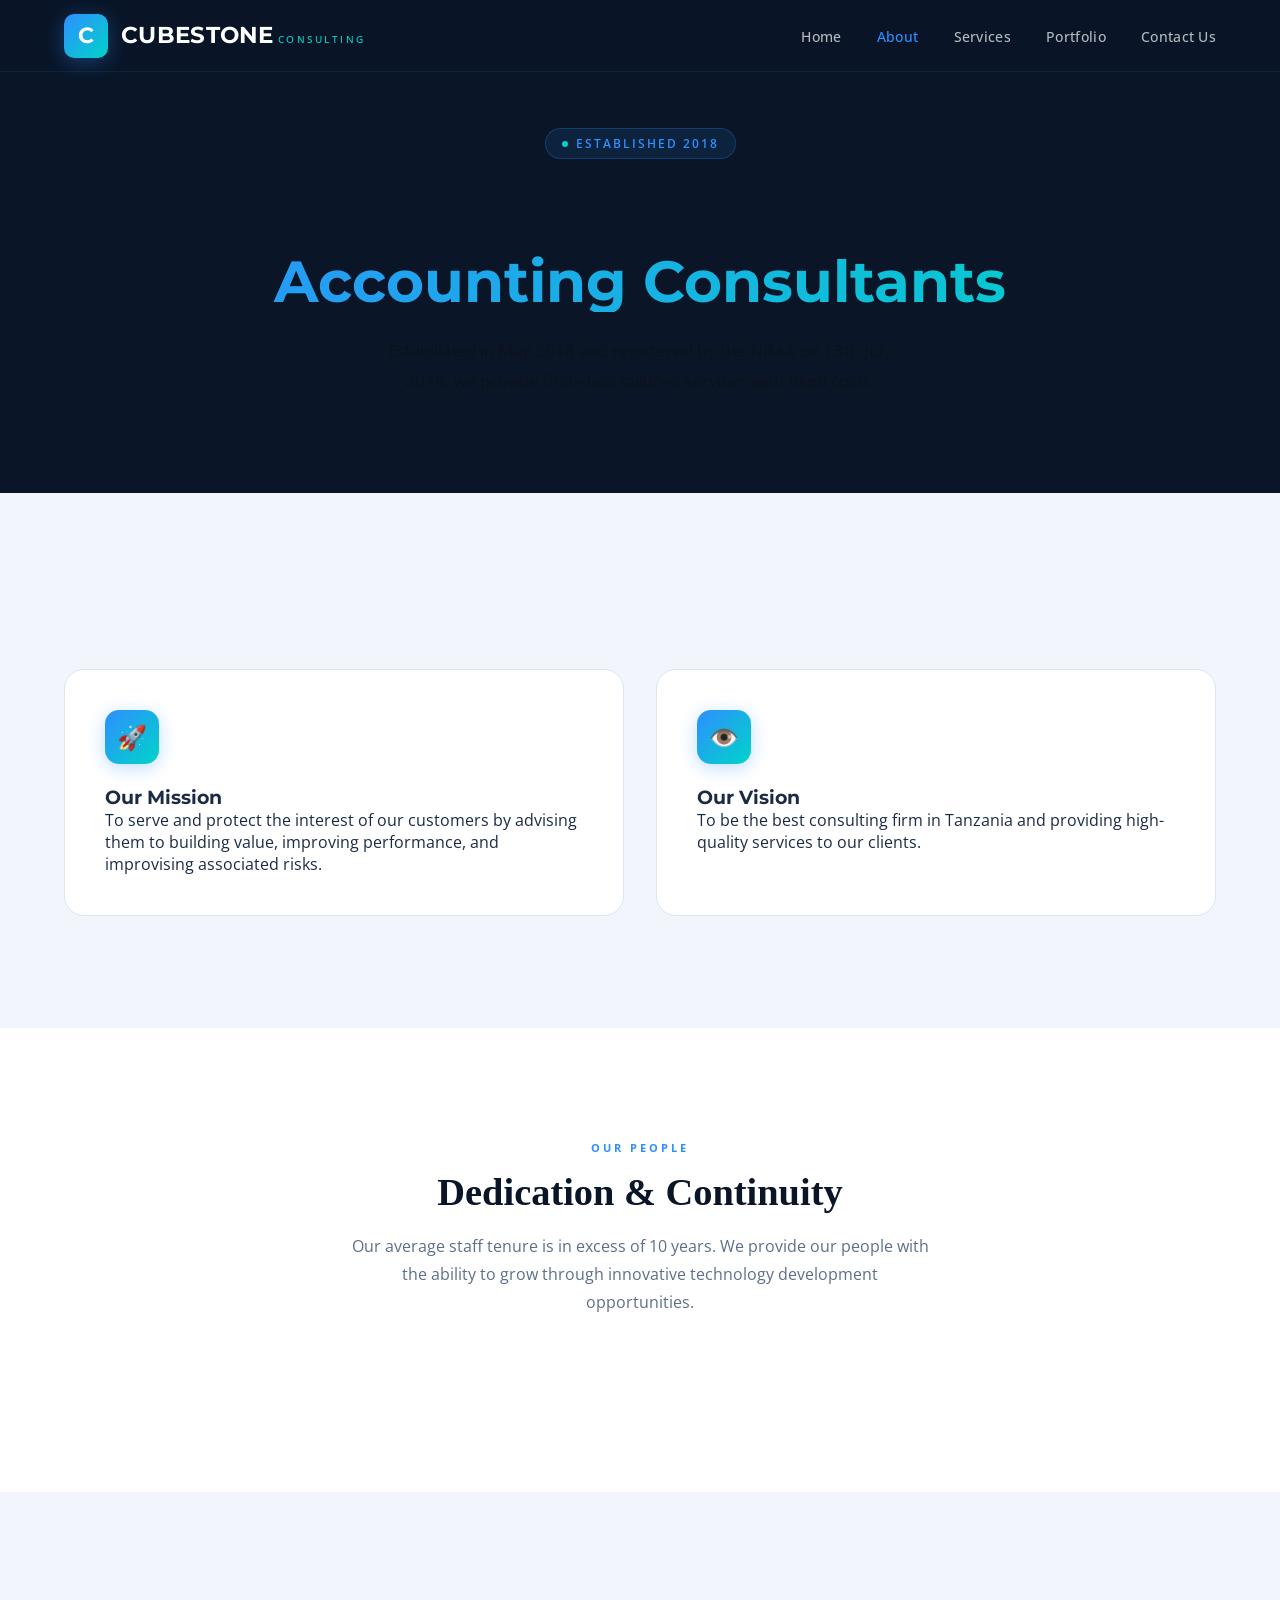
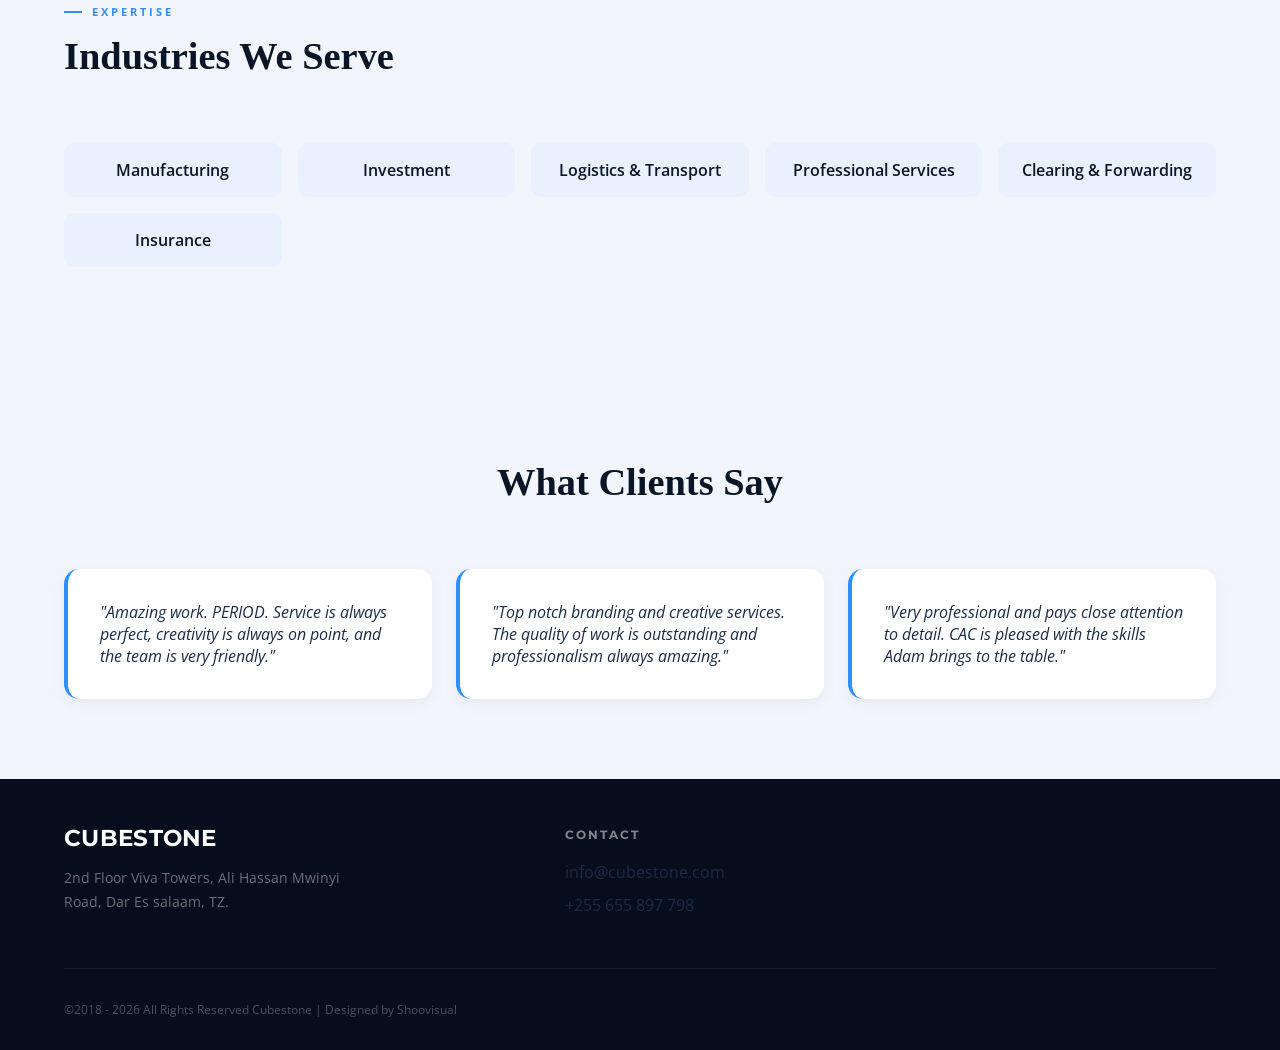
<file: about.html>
<!DOCTYPE html>
<html lang="en">
<head>
    <meta charset="UTF-8">
    <meta name="viewport" content="width=device-width, initial-scale=1.0">
    <title>About Us | Cubestone Consulting · IT & Accounting Tanzania</title>
    <link href="https://fonts.googleapis.com/css2?family=Montserrat:wght@400;700&family=Open+Sans:wght@400;600&display=swap" rel="stylesheet">
    <link rel="stylesheet" href="styles.css">
    <style>
        /* Specific styles for the About page layout */
        .about-hero {
            background: var(--navy);
            padding: 8rem 5% 4rem;
            text-align: center;
            color: white;
            position: relative;
            overflow: hidden;
        }
        .mission-vision-grid {
            display: grid;
            grid-template-columns: repeat(auto-fit, minmax(300px, 1fr));
            gap: 2rem;
            margin-top: 4rem;
        }
        .content-card {
            background: white;
            padding: 2.5rem;
            border-radius: 20px;
            border: 1px solid var(--border);
            transition: transform 0.3s;
        }
        .content-card:hover { transform: translateY(-5px); }
        .industry-list {
            display: grid;
            grid-template-columns: repeat(auto-fit, minmax(180px, 1fr));
            gap: 1rem;
            margin-top: 2rem;
        }
        .industry-item {
            background: var(--light-blue);
            padding: 1rem;
            border-radius: 10px;
            text-align: center;
            font-weight: 600;
            color: var(--navy);
        }
        .testimonial-grid {
            display: grid;
            grid-template-columns: repeat(auto-fit, minmax(300px, 1fr));
            gap: 1.5rem;
            margin-top: 3rem;
        }
        .testi-card {
            background: #fff;
            padding: 2rem;
            border-radius: 15px;
            border-left: 4px solid var(--electric);
            box-shadow: 0 5px 15px rgba(0,0,0,0.05);
            font-style: italic;
        }
    </style>
</head>
<body>

<nav id="main-nav">
  <a class="logo" href="index.html">
    <div class="logo-mark">C</div>
    <div class="logo-text">
        <span class="logo-name">CUBESTONE</span>
        <span class="logo-sub">CONSULTING</span>
    </div>
  </a>
  <ul class="nav-links">
    <li><a href="index.html">Home</a></li>
    <li><a href="about.html" class="active">About</a></li>
    <li><a href="index.html#services">Services</a></li>
    <li><a href="index.html#portfolio">Portfolio</a></li>
    <li><a href="index.html#contact">Contact Us</a></li>
  </ul>
</nav>

<section class="about-hero">
    <div class="hero-badge"><i></i>ESTABLISHED 2018</div>
    <h1 class="hero-title">We are IT and <strong>Accounting Consultants</strong></h1>
    <p class="hero-desc" style="margin: 0 auto 2rem;">Established in May 2018 and registered by the NBAA on 13th July 2018, we provide first-class tailored services with fixed costs.</p>
</section>

<section class="content-section">
    <div class="mission-vision-grid">
        <div class="content-card">
            <span class="svc-ico">🚀</span>
            <h3>Our Mission</h3>
            <p>To serve and protect the interest of our customers by advising them to building value, improving performance, and improvising associated risks.</p>
        </div>
        <div class="content-card">
            <span class="svc-ico">👁️</span>
            <h3>Our Vision</h3>
            <p>To be the best consulting firm in Tanzania and providing high-quality services to our clients.</p>
        </div>
    </div>
</section>

<section id="why" style="background: white;">
    <div class="why-wrap">
        <div class="section-header centered">
            <span class="section-label">Our People</span>
            <h2 class="section-title">Dedication & Continuity</h2>
            <p class="section-sub">Our average staff tenure is in excess of 10 years. We provide our people with the ability to grow through innovative technology development opportunities.</p>
        </div>
    </div>
</section>

<section class="content-section">
    <div class="section-header">
        <span class="section-label">Expertise</span>
        <h2 class="section-title">Industries We Serve</h2>
    </div>
    <div class="industry-list">
        <div class="industry-item">Manufacturing</div>
        <div class="industry-item">Investment</div>
        <div class="industry-item">Logistics & Transport</div>
        <div class="industry-item">Professional Services</div>
        <div class="industry-item">Clearing & Forwarding</div>
        <div class="industry-item">Insurance</div>
    </div>
</section>

<section id="testimonials" style="background: var(--off-white); padding: 5rem 5%;">
    <div class="section-header centered">
        <h2 class="section-title">What Clients Say</h2>
    </div>
    <div class="testimonial-grid">
        <div class="testi-card">
            "Amazing work. PERIOD. Service is always perfect, creativity is always on point, and the team is very friendly."
        </div>
        <div class="testi-card">
            "Top notch branding and creative services. The quality of work is outstanding and professionalism always amazing."
        </div>
        <div class="testi-card">
            "Very professional and pays close attention to detail. CAC is pleased with the skills Adam brings to the table."
        </div>
    </div>
</section>

<footer>
    <div class="footer-inner">
        <div class="footer-top">
            <div class="footer-brand">
                <a class="logo" href="#">
                    <span class="logo-name">CUBESTONE</span>
                </a>
                <p>2nd Floor Viva Towers, Ali Hassan Mwinyi Road, Dar Es salaam, TZ.</p>
            </div>
            <div class="footer-col">
                <h4>Contact</h4>
                <ul>
                    <li>info@cubestone.com</li>
                    <li>+255 655 897 798</li>
                </ul>
            </div>
        </div>
        <div class="footer-bottom">
            <p>©2018 - 2026 All Rights Reserved Cubestone | Designed by Shoovisual</p>
        </div>
    </div>
</footer>

</body>
</html>
</file>
<file: styles.css>
:root {
  /* Define new font variables for a modern and professional look */
  --font-heading: 'Montserrat', sans-serif; /* Using Montserrat for headings, ensure bold weight */
  --font-body: 'Open Sans', sans-serif; /* A clean, readable sans-serif for body */
  --navy: #0a1628;
  --navy-mid: #0f2040;
  --navy-card: #0d1a35;
  --blue: #1a3a6e;
  --electric: #2e8fff;
  --teal: #00d4c8;
  --gold: #d4a843;
  --white: #ffffff;
  --off-white: #f2f5fb;
  --light-blue: #e8f1fd;
  --text: #1c2b45;
  --muted: #5d6f8a;
  --border: #dde4f0;
  --card-bg: #f8faff;
  --glow: rgba(46,143,255,0.18);
}
 
* { margin: 0; padding: 0; box-sizing: border-box; }
html { scroll-behavior: smooth; }
body {
  font-family: var(--font-body); /* Apply the new body font */
  color: var(--text);
  background: var(--off-white);
  overflow-x: hidden;
}
 
/* ─── NAV ─── */
nav {
  position: fixed; top: 0; left: 0; right: 0; z-index: 1000;
  background: rgba(10, 22, 40, 0.96);
  backdrop-filter: blur(20px);
  -webkit-backdrop-filter: blur(20px);
  border-bottom: 1px solid rgba(46,143,255,0.12);
  padding: 0 5%;
  display: flex; align-items: center; justify-content: space-between;
  height: 72px;
  transition: background 0.3s;
}
.logo { display: flex; align-items: center; gap: 13px; text-decoration: none; }
.logo-mark {
  width: 44px; height: 44px;
  background: linear-gradient(135deg, var(--electric), var(--teal));
  border-radius: 10px;
  display: grid; place-items: center;
  font-family: var(--font-heading); /* Changed */
  font-size: 22px; font-weight: 700; color: white;
  box-shadow: 0 4px 20px rgba(46,143,255,0.35);
  flex-shrink: 0;
}
.logo-name { font-family: var(--font-heading); font-size: 1.45rem; font-weight: 700; color: white; letter-spacing: 0.3px; line-height: 1; } /* Changed */
.logo-sub { font-size: 0.6rem; color: var(--teal); letter-spacing: 2.5px; text-transform: uppercase; font-weight: 500; margin-top: 2px; }
 
/* Apply the new heading font to all relevant elements */
h1, h2, h3, h4, h5, h6,
.logo-mark,
.logo-name,
.hero-title,
.stat-n,
.section-title,
.av-main h3,
.float-n,
.about-text h2,
.about-pill strong,
.val-card h3,
.svc-card h3,
.p-name,
.s-name,
.cta-banner h2,
.ccb-n,
.why-card h3 {
  font-family: var(--font-heading); /* Apply the new heading font */
  font-weight: 700; /* Ensure headings are bold */
}

/* Ensure other elements that previously used 'Outfit' or 'Cormorant Garamond' now use the new body font or heading font as appropriate */
/* This block ensures consistency and overrides previous specific font-family declarations */

.nav-links { display: flex; gap: 2.2rem; list-style: none; align-items: center; }
.nav-links a { color: rgba(255,255,255,0.7); text-decoration: none; font-size: 0.875rem; font-weight: 500; letter-spacing: 0.3px; transition: color 0.2s; }
.nav-links a:hover, .nav-links a.active { color: var(--electric); }
.nav-cta {
  background: linear-gradient(135deg, var(--electric), var(--teal)) !important;
  color: white !important; padding: 0.5rem 1.4rem !important;
  border-radius: 8px; font-weight: 600 !important;
  box-shadow: 0 4px 16px rgba(46,143,255,0.3);
  transition: transform 0.2s, box-shadow 0.2s !important;
}
.nav-cta:hover { transform: translateY(-1px); box-shadow: 0 6px 20px rgba(46,143,255,0.45) !important; }
 
.hamburger { display: none; flex-direction: column; gap: 5px; cursor: pointer; padding: 4px; }
.hamburger span { width: 24px; height: 2px; background: white; border-radius: 2px; transition: 0.3s; }
 
/* ─── HERO ─── */
#home {
  min-height: 100vh;
  background: #faf3f3;
  display: flex; align-items: center;
  position: relative; overflow: hidden;
  padding-top: 72px;
}
.hero-bg {
  position: absolute; inset: 0;
  background:
    radial-gradient(ellipse 80% 60% at 70% 30%, rgba(46,143,255,0.1) 0%, transparent 60%),
    radial-gradient(ellipse 50% 50% at 20% 80%, rgba(0,212,200,0.06) 0%, transparent 55%);
}
.hero-grid {
  position: absolute; inset: 0;
  background-image: linear-gradient(rgba(46,143,255,0.05) 1px, transparent 1px),
    linear-gradient(90deg, rgba(46,143,255,0.05) 1px, transparent 1px);
  background-size: 64px 64px;
}
/* Geometric accents */
.hex1, .hex2, .hex3 { position: absolute; border-radius: 50%; border: 1px solid rgba(46,143,255,0.12); }
.hex1 { width: 480px; height: 480px; top: -5%; right: 5%; animation: spin 40s linear infinite; }
.hex2 { width: 280px; height: 280px; top: 10%; right: 18%; opacity: 0.5; animation: spin 28s linear infinite reverse; }
.hex3 { width: 140px; height: 140px; top: 22%; right: 27%; opacity: 0.3; }
.corner-accent {
  position: absolute; bottom: 8%; left: 5%;
  width: 200px; height: 200px;
  border: 1px solid rgba(0,212,200,0.15);
  transform: rotate(45deg); border-radius: 16px;
  opacity: 0.5;
}
@keyframes spin { from { transform: rotate(0deg); } to { transform: rotate(360deg); } }
@keyframes pulse-glow { 0%,100% { opacity: 1; } 50% { opacity: 0.4; } }
@keyframes float { 0%,100% { transform: translateY(0); } 50% { transform: translateY(-12px); } }
@keyframes fadeUp { from { opacity: 0; transform: translateY(36px); } to { opacity: 1; transform: translateY(0); } }
@keyframes slideIn { from { opacity: 0; transform: translateX(40px); } to { opacity: 1; transform: translateX(0); } }
@keyframes countUp { from { opacity: 0; } to { opacity: 1; } }
 
.hero-wrap {
  position: relative; z-index: 2;
  width: 100%; max-width: 1260px; margin: 0 auto;
  padding: 0 5%;
  display: grid; grid-template-columns: 1.1fr 0.9fr;
  gap: 5rem; align-items: center;
}
.hero-badge {
  display: inline-flex; align-items: center; gap: 8px;
  background: rgba(46,143,255,0.1); border: 1px solid rgba(46,143,255,0.25);
  color: var(--electric); font-size: 0.72rem; font-weight: 600;
  letter-spacing: 2px; text-transform: uppercase;
  padding: 7px 16px; border-radius: 30px; margin-bottom: 1.8rem;
  animation: fadeUp 0.8s ease both;
}
.hero-badge i { width: 6px; height: 6px; background: var(--teal); border-radius: 50%; animation: pulse-glow 2s infinite; display: inline-block; }
 
.hero-title {
  font-family: var(--font-heading); /* Changed */
  font-size: clamp(2.8rem, 4.5vw, 4.2rem); /* No font size change here */
  font-weight: 700; line-height: 1.08; color: var(--navy);
  margin-bottom: 1.5rem;
  animation: fadeUp 0.8s ease 0.1s both;
}
.hero-title em { font-style: normal; color: var(--electric); }
.hero-title strong { font-style: normal; display: block; background: linear-gradient(90deg, var(--electric), var(--teal)); -webkit-background-clip: text; -webkit-text-fill-color: transparent; background-clip: text; }
 
.hero-desc {
  color: rgba(16, 16, 16, 0.62); font-size: 1.05rem; line-height: 1.8;
  margin-bottom: 2.5rem; max-width: 540px;
  animation: fadeUp 0.8s ease 0.2s both;
}
.hero-btns { display: flex; gap: 1rem; flex-wrap: wrap; animation: fadeUp 0.8s ease 0.3s both; }
.btn-primary {
  background: linear-gradient(135deg, var(--electric), var(--teal));
  color: white; text-decoration: none;
  padding: 0.9rem 2.2rem; border-radius: 10px;
  font-weight: 600; font-size: 0.9rem; cursor: pointer; border: none;
  transition: transform 0.2s, box-shadow 0.2s;
  box-shadow: 0 6px 24px rgba(46,143,255,0.35);
}
.btn-primary:hover { transform: translateY(-2px); box-shadow: 0 10px 32px rgba(46,143,255,0.5); }
.btn-outline {
  border: 1.5px solid rgba(255,255,255,0.22);
  color: rgba(255,255,255,0.8); text-decoration: none;
  padding: 0.9rem 2.2rem; border-radius: 10px;
  font-weight: 500; font-size: 0.9rem; cursor: pointer; background: transparent;
  transition: border-color 0.2s, color 0.2s;
}
.btn-outline:hover { border-color: var(--electric); color: var(--electric); }
 
/* Hero right: stats card */
.hero-right { animation: slideIn 0.9s ease 0.2s both; }
.stats-card {
  background: rgba(255,255,255,0.04);
  border: 1px solid rgba(46,143,255,0.18);
  border-radius: 20px; padding: 2.5rem;
  backdrop-filter: blur(10px);
  position: relative; overflow: hidden;
}
.stats-card::before {
  content: '';
  position: absolute; top: 0; left: 0; right: 0; height: 2px;
  background: linear-gradient(90deg, var(--electric), var(--teal));
}
.stats-grid { display: grid; grid-template-columns: 1fr 1fr; gap: 2rem; }
.stat { text-align: center; }
.stat-n {
  font-family: var(--font-heading);
  font-size: 2.6rem; font-weight: 700; color: var(--electric);
  display: block; line-height: 1;
}
.stat-l { font-size: 0.72rem; color: rgba(255,255,255,0.45); letter-spacing: 1.5px; text-transform: uppercase; margin-top: 6px; }
.stats-divider { border: none; border-top: 1px solid rgba(46,143,255,0.12); margin: 1.5rem 0; }
.hero-certif {
  display: flex; gap: 0.75rem; flex-wrap: wrap; justify-content: center;
}
.cert-chip {
  background: rgba(46,143,255,0.1); border: 1px solid rgba(46,143,255,0.2);
  color: var(--teal); font-size: 0.7rem; font-weight: 600;
  padding: 5px 12px; border-radius: 20px; letter-spacing: 0.5px;
}
 
/* ─── SECTION BASE ─── */
section { padding: 7rem 5%; }
.section-label {
  font-size: 0.7rem; font-weight: 700; letter-spacing: 3px; text-transform: uppercase;
  color: var(--electric); margin-bottom: 0.9rem; display: block;
  position: relative; padding-left: 28px;
}
.section-label::before {
  content: '';
  position: absolute; left: 0; top: 50%;
  width: 18px; height: 1.5px; background: var(--electric);
}
.section-title { font-family: 'Cormorant Garamond', serif; font-size: clamp(2rem, 3vw, 2.9rem); font-weight: 700; color: var(--navy); line-height: 1.2; }
.section-title.light { color: rgb(46, 46, 46); }
.section-sub { color: var(--muted); font-size: 1rem; line-height: 1.75; margin-top: 1rem; max-width: 580px; }
.section-sub.light { color: rgba(48, 48, 48, 0.55); }
.section-header { margin-bottom: 4rem; }
.section-header.centered { text-align: center; }
.section-header.centered .section-label { padding-left: 0; display: flex; align-items: center; justify-content: center; gap: 10px; }
.section-header.centered .section-label::before { display: none; }
.section-header.centered .section-sub { margin-left: auto; margin-right: auto; } /* No font change here */
 
/* ─── MARQUEE STRIP ─── */
.marquee-strip {
  background: var(--navy-mid);
  padding: 1rem 0; overflow: hidden; white-space: nowrap;
  border-top: 1px solid rgba(46,143,255,0.1);
  border-bottom: 1px solid rgba(46,143,255,0.1);
}
.marquee-inner { display: inline-flex; gap: 3rem; animation: marquee 22s linear infinite; }
@keyframes marquee { from { transform: translateX(0); } to { transform: translateX(-50%); } }
.marquee-item { font-size: 0.75rem; font-weight: 600; letter-spacing: 2px; text-transform: uppercase; color: rgba(255,255,255,0.4); display: flex; align-items: center; gap: 0.75rem; }
.marquee-item::before { content: '◆'; color: var(--electric); font-size: 0.55rem; }
 
/* ─── ABOUT ─── */
#about { background: var(--off-white); }
.about-wrap { display: grid; grid-template-columns: 1fr 1fr; gap: 6rem; align-items: center; max-width: 1200px; margin: 0 auto; }
 
.about-visual-stack { position: relative; }
.av-main {
  background: var(--navy);
  border-radius: 20px; padding: 3rem; color: white;
  position: relative; overflow: hidden;
}
.av-main::after {
  content: '';
  position: absolute; inset: 0;
  background: radial-gradient(ellipse at top right, rgba(46,143,255,0.15), transparent 60%);
  pointer-events: none;
}
.av-tag {
  display: inline-flex; align-items: center; gap: 6px;
  background: rgba(0,212,200,0.1); border: 1px solid rgba(0,212,200,0.25);
  color: var(--teal); font-size: 0.7rem; font-weight: 700; letter-spacing: 1.5px; text-transform: uppercase;
  padding: 5px 12px; border-radius: 6px; margin-bottom: 1.5rem;
}
.av-main h3 { font-family: var(--font-heading); font-size: 1.7rem; font-weight: 700; line-height: 1.25; margin-bottom: 1rem; } /* Changed */
.av-main p { color: rgba(255,255,255,0.65); font-size: 0.9rem; line-height: 1.75; }
.av-float {
  position: absolute; bottom: -1.75rem; right: -1.75rem;
  background: white; border-radius: 12px; padding: 1rem 1.25rem;
  box-shadow: 0 2px 12px rgba(10,22,40,0.06);
  display: flex; align-items: center; gap: 1rem;
  border: 1px solid var(--border); /* No font change here */
}
.float-ico {
  width: 48px; height: 48px;
  background: linear-gradient(135deg, var(--electric), var(--teal));
  border-radius: 12px; display: grid; place-items: center;
  font-size: 1.3rem; flex-shrink: 0;
}
.float-n { font-size: 1.5rem; font-weight: 700; color: var(--navy); display: block; line-height: 1.2; }
.float-l { font-family: var(--font-body); font-size: 0.75rem; color: var(--muted); margin-top: 2px; display: block; }
 
.about-text .section-label { margin-top: 0; }
.about-text h2 { font-size: 2rem; font-weight: 700; color: var(--navy); margin-bottom: 1.25rem; }
.about-text p { color: var(--muted); line-height: 1.85; font-size: 0.95rem; margin-bottom: 1rem; }
.about-pills { display: flex; gap: 1rem; flex-wrap: wrap; margin-top: 2rem; }
.about-pill {
  display: flex; flex-direction: column; align-items: flex-start;
  background: white; border: 1px solid var(--border);
  border-radius: 12px; padding: 1rem 1.25rem;
  box-shadow: 0 2px 12px rgba(10,22,40,0.06);
}
.about-pill strong { font-size: 1.5rem; font-weight: 700; color: var(--navy); line-height: 1.2; }
.about-pill span { font-family: var(--font-body); font-size: 0.75rem; color: var(--muted); margin-top: 2px; }
 
/* ─── VALUES ─── */
#values { background: white; }
.values-wrap { max-width: 1200px; margin: 0 auto; }
.values-grid { display: grid; grid-template-columns: repeat(auto-fit, minmax(200px, 1fr)); gap: 1.25rem; }
.val-card {
  border: 1px solid var(--border);
  border-radius: 16px; padding: 2rem 1.75rem;
  background: var(--card-bg);
  position: relative; overflow: hidden;
  transition: transform 0.3s, box-shadow 0.3s, border-color 0.3s;
  cursor: default;
}
.val-card::before { /* No font change here */
  content: '';
  position: absolute; top: 0; left: 0; right: 0; height: 2.5px;
  background: linear-gradient(90deg, var(--electric), var(--teal));
  transform: scaleX(0); transform-origin: left; transition: transform 0.35s;
}
.val-card:hover { transform: translateY(-5px); box-shadow: 0 18px 48px rgba(10,22,40,0.1); border-color: rgba(46,143,255,0.3); }
.val-card:hover::before { transform: scaleX(1); }
.val-icon { font-size: 2rem; margin-bottom: 1.1rem; display: block; line-height: 1; }
.val-card h3 { font-size: 1.15rem; font-weight: 700; color: var(--navy); margin-bottom: 0.7rem; }
.val-card p { font-size: 0.855rem; color: var(--muted); line-height: 1.7; }
 
/* ─── SERVICES ─── */

/* ─── SERVICE CARD BACKGROUND IMAGES ─── */
.svc-card.has-bg {
  background-size: cover !important;
  background-position: center !important;
  background-repeat: no-repeat !important;
  position: relative;
}
.svc-card.has-bg::before {
  content: '';
  position: absolute; inset: 0;
  background: linear-gradient(160deg, rgba(10,22,40,0.82) 0%, rgba(10,22,40,0.65) 100%);
  border-radius: 18px;
  z-index: 0;
}
.svc-card.has-bg > * { position: relative; z-index: 1; }

#services { background: var(--off-white); position: relative; overflow: hidden; }
#services::before {
  content: '';
  position: absolute; top: -200px; right: -200px;
  width: 600px; height: 600px;
  background: radial-gradient(ellipse, var(--glow), transparent 65%);
  border-radius: 50%;
}
.services-wrap { max-width: 1200px; margin: 0 auto; position: relative; z-index: 1; }
.services-grid { display: grid; grid-template-columns: repeat(auto-fit, minmax(300px, 1fr)); gap: 1.25rem; }
.svc-card {
  background: var(--white);
  border: 1px solid var(--border);
  border-radius: 18px; padding: 2rem;
  transition: background 0.3s, border-color 0.3s, transform 0.3s;
  cursor: default; position: relative; overflow: hidden;
}
.svc-card::after {
  content: '';
  position: absolute; bottom: 0; right: 0;
  width: 80px; height: 80px;
  background: radial-gradient(circle, var(--glow), transparent 70%);
  border-radius: 50%;
  transition: transform 0.3s;
}
.svc-card:hover { background: rgba(46,143,255,0.07); border-color: rgba(46,143,255,0.35); transform: translateY(-4px); }
.svc-card:hover::after { transform: scale(2); }
.svc-ico {
  width: 54px; height: 54px;
  background: linear-gradient(135deg, var(--electric), var(--teal));
  border-radius: 14px; display: grid; place-items: center;
  font-size: 1.5rem; margin-bottom: 1.4rem;
  box-shadow: 0 4px 18px rgba(46,143,255,0.3);
}
.svc-card h3 { font-family: var(--font-heading); font-size: 1.2rem; font-weight: 700; color: var(--navy); margin-bottom: 0.7rem; } /* Changed */
.svc-card p { font-size: 0.85rem; color: var(--muted); line-height: 1.7; }
.svc-tags { display: flex; flex-wrap: wrap; gap: 0.4rem; margin-top: 1.25rem; }
.svc-tag {
  background: rgba(46,143,255,0.1); border: 1px solid rgba(46,143,255,0.2);
  color: var(--teal); font-size: 0.68rem; font-weight: 600;
  padding: 3px 10px; border-radius: 20px;
}
 
/* ─── TEAM ─── */
#team { background: var(--off-white); }
.team-wrap { max-width: 1200px; margin: 0 auto; }
.tab-switcher {
  display: flex; background: white; border: 1px solid var(--border);
  border-radius: 12px; overflow: hidden; max-width: 620px; margin: 0 auto 3.5rem;
}
.tab-btn {
  flex: 1; padding: 0.9rem 1rem;
  background: transparent; border: none; cursor: pointer;
  font-family: 'Outfit', sans-serif; font-size: 0.875rem; font-weight: 600;
  color: var(--muted); transition: background 0.25s, color 0.25s; /* Font-family here is 'Outfit', which is now var(--font-heading) */
  border-right: 1px solid var(--border);
}
.tab-btn:last-child { border-right: none; }
.tab-btn.active { background: var(--navy); color: white; }
.tab-btn:hover:not(.active) { background: var(--light-blue); color: var(--navy); }
 
.tab-pane { display: none; }
.tab-pane.active { display: block; }
 
.partners-grid { display: grid; grid-template-columns: repeat(auto-fit, minmax(280px, 1fr)); gap: 2rem; }
.partner-card {
  background: white; border: 1px solid var(--border);
  border-radius: 20px; padding: 2rem;
  transition: box-shadow 0.3s, transform 0.3s;
  position: relative; overflow: hidden;
}
.partner-card::before {
  content: '';
  position: absolute; top: 0; left: 0; right: 0; height: 3px;
  background: linear-gradient(90deg, var(--electric), var(--teal));
}
.partner-card:hover { box-shadow: 0 18px 56px rgba(10,22,40,0.1); transform: translateY(-3px); }
.p-head { display: flex; align-items: center; gap: 1rem; margin-bottom: 1.4rem; }
.p-ava {
  width: 72px; height: 72px;
  border-radius: 50%;
  object-fit: cover;
  object-position: top center;
  flex-shrink: 0;
  border: 3px solid var(--electric);
  box-shadow: 0 4px 16px rgba(46,143,255,0.25);
}.p-name { font-family: var(--font-heading); font-size: 1.1rem; font-weight: 700; color: var(--navy); } /* Changed */
.p-role { font-size: 0.72rem; font-weight: 600; letter-spacing: 1px; text-transform: uppercase; color: var(--electric); margin-top: 3px; }
.p-body { font-size: 0.875rem; color: var(--muted); line-height: 1.8; }
.p-certs { display: flex; flex-wrap: wrap; gap: 0.4rem; margin-top: 1.25rem; }
.p-cert {
  background: var(--light-blue); border: 1px solid rgba(46,143,255,0.2);
  color: var(--navy); font-size: 0.68rem; font-weight: 700;
  padding: 4px 10px; border-radius: 5px; letter-spacing: 0.5px;
}
 
.staff-grid { display: grid; grid-template-columns: repeat(auto-fill, minmax(240px, 1fr)); gap: 1.4rem; }
.staff-card {
  background: white; border: 1px solid var(--border);
  border-radius: 16px; padding: 1.5rem;
  display: flex; flex-direction: column; gap: 0.9rem;
  transition: box-shadow 0.3s, transform 0.3s;
}
.staff-card:hover { box-shadow: 0 12px 36px rgba(10,22,40,0.09); transform: translateY(-2px); }
.staff-card > div:first-of-type { display: flex; align-items: center; gap: 0.85rem; }
.s-ava {
  width: 56px; height: 56px;
  border-radius: 50%;
  object-fit: cover;
  object-position: top center;
  flex-shrink: 0;
  border: 2px solid rgba(46,143,255,0.35);
  box-shadow: 0 3px 12px rgba(46,143,255,0.15);
}
.s-name { font-family: var(--font-heading); font-size: 1rem; font-weight: 700; color: var(--navy); } /* Changed */
.s-role { font-size: 0.7rem; font-weight: 600; letter-spacing: 1px; text-transform: uppercase; color: var(--electric); margin-top: 2px; }
.s-desc { font-size: 0.82rem; color: var(--muted); line-height: 1.65; }
 
.clients-wrap { max-width: 1100px; margin: 0 auto; }
 
/* ─── CTA BANNER ─── */
.cta-banner {
   background: var(--off-white);
  padding: 6rem 5%;
  text-align: center; position: relative; overflow: hidden;
}
.cta-banner::before {
  content: '';
  position: absolute; inset: 0;
  background: radial-gradient(ellipse 60% 80% at 50% 50%,var(--glow), transparent 65%);
}
.cta-banner h2 {
  font-family: var(--font-heading); font-size: clamp(2rem, 3.5vw, 3rem); /* Changed */
 font-weight: 700; color: var(--navy); margin-bottom: 1rem; position: relative; z-index: 1;
}
.cta-banner p { color: var(--muted); font-size: 1rem; margin-bottom: 2rem; position: relative; z-index: 1; }
.cta-banner-btns { display: flex; gap: 1rem; border-radius: 10px; justify-content: center; flex-wrap: wrap; position: relative; z-index: 1; }
 
/* ─── CONTACT ─── */
#contact { background: var(--off-white); }
.contact-wrap { max-width: 1100px; margin: 0 auto; display: grid; grid-template-columns: 1fr 1.5fr; gap: 5rem; align-items: start; }
.contact-info .section-title { color: var(--navy); }
.contact-info .section-sub { color: var(--text); }
.ci-item { display: flex; gap: 1rem; align-items: flex-start; margin-bottom: 2.2rem; }
.ci-ico {
  width: 50px; height: 50px; flex-shrink: 0;
  background: rgba(46,143,255,0.1); border: 1px solid rgba(46,143,255,0.2);
  border-radius: 13px; display: grid; place-items: center; font-size: 1.2rem;
}
.ci-item strong { display: block; color: var(--navy); font-weight: 600; margin-bottom: 4px; font-size: 0.9rem; }
.ci-item span { font-size: 0.875rem; color: var(--muted); line-height: 1.6; display: block; }
.ci-item a { color: var(--muted); text-decoration: none; transition: color 0.2s; }
.ci-item a:hover { color: var(--teal); }
 
.contact-form-box {
 background: var(--white);
  border: 1px solid var(--border);
  border-radius: 24px; padding: 2.75rem;
  position: relative; overflow: hidden;
}
.contact-form-box::before {
  content: '';
  position: absolute; top: 0; left: 0; right: 0; height: 2px;
  background: linear-gradient(90deg, var(--electric), var(--teal));
}
.form-row { display: grid; grid-template-columns: 1fr 1fr; gap: 1rem; }
.fg { margin-bottom: 1.2rem; }
.fg label { display: block; font-size: 0.78rem; font-weight: 600; color: var(--text); margin-bottom: 7px; letter-spacing: 0.5px; }
.fg input, .fg textarea, .fg select {
  width: 100%; background: var(--off-white);
  border: 1px solid var(--border); border-radius: 10px;
  padding: 0.75rem 1rem; color: var(--text); 
  font-family: var(--font-body); font-size: 0.9rem;
  transition: border-color 0.2s, background 0.2s; outline: none;
}
.fg input::placeholder, .fg textarea::placeholder { color: var(--muted); }
.fg input:focus, .fg textarea:focus, .fg select:focus { border-color: var(--electric); background: var(--white); }
.fg textarea { resize: vertical; min-height: 120px; }
.fg select option { background: var(--white); }
.form-submit {
  width: 100%;
  background: var(--electric);
  color: white; border: none; border-radius: 10px; 
  padding: 1rem; font-family: var(--font-heading);
  font-size: 1rem; font-weight: 700; cursor: pointer;
  transition: background 0.3s, transform 0.2s;
}
.form-submit:hover { background: var(--blue); transform: translateY(-1px); }
 
/* ─── FOOTER ─── */
footer {
  background: #060d1c;
  padding: 3rem 5% 2rem;
}
.footer-inner { max-width: 1200px; margin: 0 auto; }
.footer-top { display: grid; grid-template-columns: 1.5fr 1fr 1fr; gap: 3rem; padding-bottom: 2.5rem; border-bottom: 1px solid rgba(255,255,255,0.07); }
.footer-brand .logo { margin-bottom: 1rem; display: inline-flex; }
.footer-brand p { font-size: 0.85rem; color: rgba(255,255,255,0.4); line-height: 1.75; max-width: 300px; }
.footer-col h4 { font-size: 0.75rem; font-weight: 700; letter-spacing: 2px; text-transform: uppercase; color: rgba(255,255,255,0.5); margin-bottom: 1.2rem; }
.footer-col ul { list-style: none; }
.footer-col ul li { margin-bottom: 0.7rem; }
.footer-col ul li a { color: rgba(255,255,255,0.4); text-decoration: none; font-size: 0.875rem; transition: color 0.2s; }
.footer-col ul li a:hover { color: var(--electric); }
.footer-bottom { padding-top: 2rem; display: flex; justify-content: space-between; align-items: center; flex-wrap: wrap; gap: 1rem; }
.footer-bottom p { font-size: 0.78rem; color: rgba(255,255,255,0.28); }
.footer-bottom p strong { color: rgba(255,255,255,0.45); }
.footer-legal { display: flex; gap: 1rem; }
.footer-legal span { font-size: 0.72rem; color: rgba(255,255,255,0.25); background: rgba(255,255,255,0.05); padding: 3px 10px; border-radius: 4px; }
 
/* ─── CLIENT LOGO GRID ─── */
#clients { background: var(--off-white); }
#clients .section-title { color: var(--navy); }
#clients .section-sub { color: var(--text); margin-left:auto; margin-right:auto; }
#clients .section-label { justify-content: center; }

.client-logos-grid {
  display: grid;
  grid-template-columns: repeat(5, 1fr);
  gap: 1.25rem;
  max-width: 1100px;
  margin: 0 auto 3.5rem;
}
@media (max-width: 900px) { .client-logos-grid { grid-template-columns: repeat(4, 1fr); } }
@media (max-width: 640px) { .client-logos-grid { grid-template-columns: repeat(3, 1fr); } }
@media (max-width: 420px) { .client-logos-grid { grid-template-columns: repeat(2, 1fr); } }

.cl-card {
  display: flex; flex-direction: column; align-items: center; gap: 0.6rem;
  cursor: default;
}
.cl-img-wrap {
  width: 100%; aspect-ratio: 3/2;
  border-radius: 14px;
  overflow: hidden;
  border: 1px solid var(--border);
  display: flex; align-items: center; justify-content: center;
  transition: transform 0.25s, box-shadow 0.25s, border-color 0.25s;
  box-shadow: 0 4px 18px rgba(0,0,0,0.25);
  position: relative;
}
.cl-img-wrap img {
  width: 100%; height: 100%;
  object-fit: contain;
  padding: 10px;
  transition: filter 0.25s;
}
.cl-card:hover .cl-img-wrap {
  transform: translateY(-4px) scale(1.03);
  box-shadow: 0 12px 36px rgba(46,143,255,0.25);
  border-color: rgba(46,143,255,0.4);
}
.cl-card:hover .cl-img-wrap img { filter: brightness(1.06) saturate(1.1); }
.cl-name {
  font-size: 0.72rem; font-weight: 600; letter-spacing: 0.4px;
  color: rgba(255,255,255,0.5); text-align: center;
  transition: color 0.2s;
}
.cl-card:hover .cl-name { color: var(--teal); }

/* Count bar */
.clients-count-bar {
  display: flex; align-items: center; justify-content: center;
  gap: 0; flex-wrap: wrap;
  background: transparent;
  border: 1px solid rgba(46,143,255,0.15);
  border-radius: 18px; padding: 2rem;
  max-width: 800px; margin: 0 auto;
}
.ccb-item { flex: 1; min-width: 140px; text-align: center; padding: 0.5rem 1rem; }
.ccb-n {
  display: block;
  font-family: var(--font-heading); /* Changed */
  font-size: 2.4rem; font-weight: 700;
  background: linear-gradient(90deg, var(--electric), var(--teal));
  -webkit-background-clip: text; -webkit-text-fill-color: transparent; background-clip: text;
  line-height: 1;
}
.ccb-l { font-size: 0.72rem; font-weight: 600; letter-spacing: 1.5px; text-transform: uppercase; color: var(--muted); margin-top: 6px; display: block; }
.ccb-divider { width: 1px; height: 48px; background: rgba(46,143,255,0.2); flex-shrink: 0; }
@media (max-width: 600px) { .ccb-divider { display: none; } .ccb-item { min-width: 120px; } }

/* ─── WHATSAPP FLOAT ─── */
.wa-float {
  position: fixed; bottom: 28px; right: 28px; z-index: 9999;
  width: 60px; height: 60px;
  background: transparent;
  border-radius: 50%; display: grid; place-items: center;
  box-shadow: 0 6px 24px rgba(37,211,102,0.45);
  transition: transform 0.25s, box-shadow 0.25s;
  text-decoration: none;
}
.wa-float img { width: 60px; height: 60px; border-radius: 50%; }
.wa-float:hover { transform: scale(1.12); box-shadow: 0 10px 36px rgba(37,211,102,0.6); }

/* ─── WHY US ─── */
#why { background: var(--off-white); }
.why-wrap { max-width: 1100px; margin: 0 auto; }
.why-grid { display: grid; grid-template-columns: repeat(auto-fit, minmax(240px, 1fr)); gap: 1.5rem; }
.why-card {
  background: white; border: 1px solid var(--border); border-radius: 18px;
  padding: 2rem 1.75rem; text-align: center;
  transition: transform 0.3s, box-shadow 0.3s, border-color 0.3s;
  position: relative; overflow: hidden;
}
.why-card:hover { transform: translateY(-5px); box-shadow: 0 18px 50px rgba(10,22,40,0.1); border-color: rgba(46,143,255,0.3); }
.why-card::before {
  content: ''; position: absolute; bottom: 0; left: 0; right: 0; height: 3px;
  background: linear-gradient(90deg, var(--electric), var(--teal));
  transform: scaleX(0); transform-origin: left; transition: transform 0.35s;
}
.why-card:hover::before { transform: scaleX(1); }
.why-icon { font-size: 2.4rem; margin-bottom: 1rem; display: block; }
.why-card h3 { font-size: 1.2rem; font-weight: 700; color: var(--navy); margin-bottom: 0.6rem; }
.why-card p { font-size: 0.86rem; color: var(--muted); line-height: 1.75; }

/* ─── SOCIAL LINKS ─── */
.footer-social { display: flex; gap: 0.75rem; margin-top: 1.25rem; }
.footer-social a {
  width: 38px; height: 38px;
  background: rgba(255,255,255,0.06); border: 1px solid rgba(255,255,255,0.1);
  border-radius: 9px; display: grid; place-items: center;
  color: rgba(255,255,255,0.5); text-decoration: none; font-size: 0.9rem;
  transition: background 0.2s, color 0.2s, border-color 0.2s;
}
.footer-social a:hover { background: rgba(46,143,255,0.15); color: var(--electric); border-color: rgba(46,143,255,0.3); }
.footer-year { color: rgba(255,255,255,0.3); font-size: 0.78rem; }
.reveal { opacity: 0; transform: translateY(28px); transition: opacity 0.7s ease, transform 0.7s ease; }
.reveal.visible { opacity: 1; transform: translateY(0); }
.reveal-d1 { transition-delay: 0.1s; }
.reveal-d2 { transition-delay: 0.2s; }
.reveal-d3 { transition-delay: 0.3s; }
 
/* ─── RESPONSIVE ─── */
@media (max-width: 960px) {
  .hero-wrap, .about-wrap, .contact-wrap { grid-template-columns: 1fr; gap: 3rem; }
  .stats-grid { grid-template-columns: repeat(4, 1fr); }
  .hero-right { display: none; }
  .nav-links { display: none; }
  .hamburger { display: flex; }
  .footer-top { grid-template-columns: 1fr 1fr; }
  .footer-brand { grid-column: 1 / -1; }
  .form-row { grid-template-columns: 1fr; }
  .av-float { position: static; margin-top: 1rem; }
}
@media (max-width: 960px) {
  .nav-links.mobile-nav-active {
    display: flex !important;
    flex-direction: column;
    position: absolute;
    top: 72px;
    left: 0;
    right: 0;
    background: rgba(10, 22, 40, 0.98);
    padding: 2rem;
    gap: 1.5rem;
    border-bottom: 1px solid var(--electric);
  }
}
@media (max-width: 600px) {
  section { padding: 5rem 5%; }
  .footer-top { grid-template-columns: 1fr; }
  .footer-bottom { flex-direction: column; text-align: center; }
}
</file>
